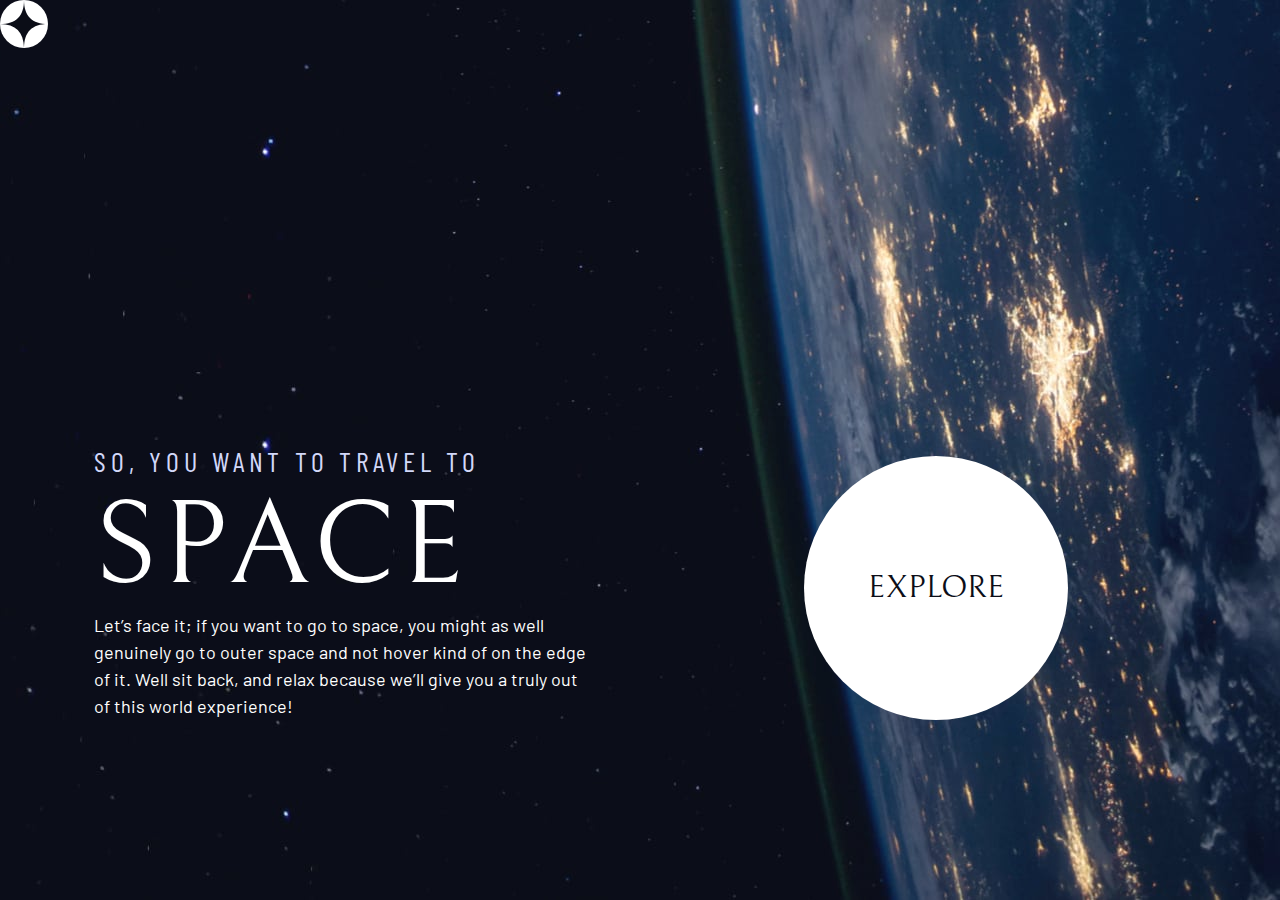
<file: index.html>
<!DOCTYPE html>
<html lang="en">
  <head>
    <meta charset="UTF-8" />
    <meta name="viewport" content="width=device-width, initial-scale=1.0" />

    <link rel="icon" type="image/png" sizes="32x32" href="./assets/favicon-32x32.png" />
    <link rel="stylesheet" href="./index.css" />

    <title>Frontend Mentor | Space tourism website</title>
  </head>
  <body class="home">
    <header class="primary-header flex">
      <div>
        <img src="./assets/shared/logo.svg" alt="space tourism logo" class="logo" />
      </div>
      <!-- <nav>
        <ul class="primary-navigation underline-indicators flex">
          <li>
            <a href="index.html" class="ff-sans-cond uppercase text-white letter-spacing-2"
              ><span>00</span>Home</a
            >
          </li>
          <li>
            <a href="destination.html" class="ff-sans-cond uppercase text-white letter-spacing-2"
              ><span>01</span>Destination</a
            >
          </li>
          <li>
            <a href="crew.html" class="ff-sans-cond uppercase text-white letter-spacing-2"
              ><span>02</span>Crew</a
            >
          </li>
          <li>
            <a href="technology.html" class="ff-sans-cond uppercase text-white letter-spacing-2"
              ><span>03</span>Technology</a
            >
          </li>
        </ul>
      </nav> -->
    </header>

    <div class="grid-container grid-container--home">
      <div>
        <h1 class="ff-sans-cond fs-500 text-accent uppercase letter-spacing-1">
          So, you want to travel to
          <span class="fs-900 ff-serif text-white d-block">Space</span>
        </h1>
        <p>
          Let’s face it; if you want to go to space, you might as well genuinely go to outer space
          and not hover kind of on the edge of it. Well sit back, and relax because we’ll give you a
          truly out of this world experience!
        </p>
      </div>
      <div>
        <a href="#" class="large-button uppercase ff-serif text-dark bg-white">Explore</a>
      </div>
    </div>
  </body>
</html>
</file>
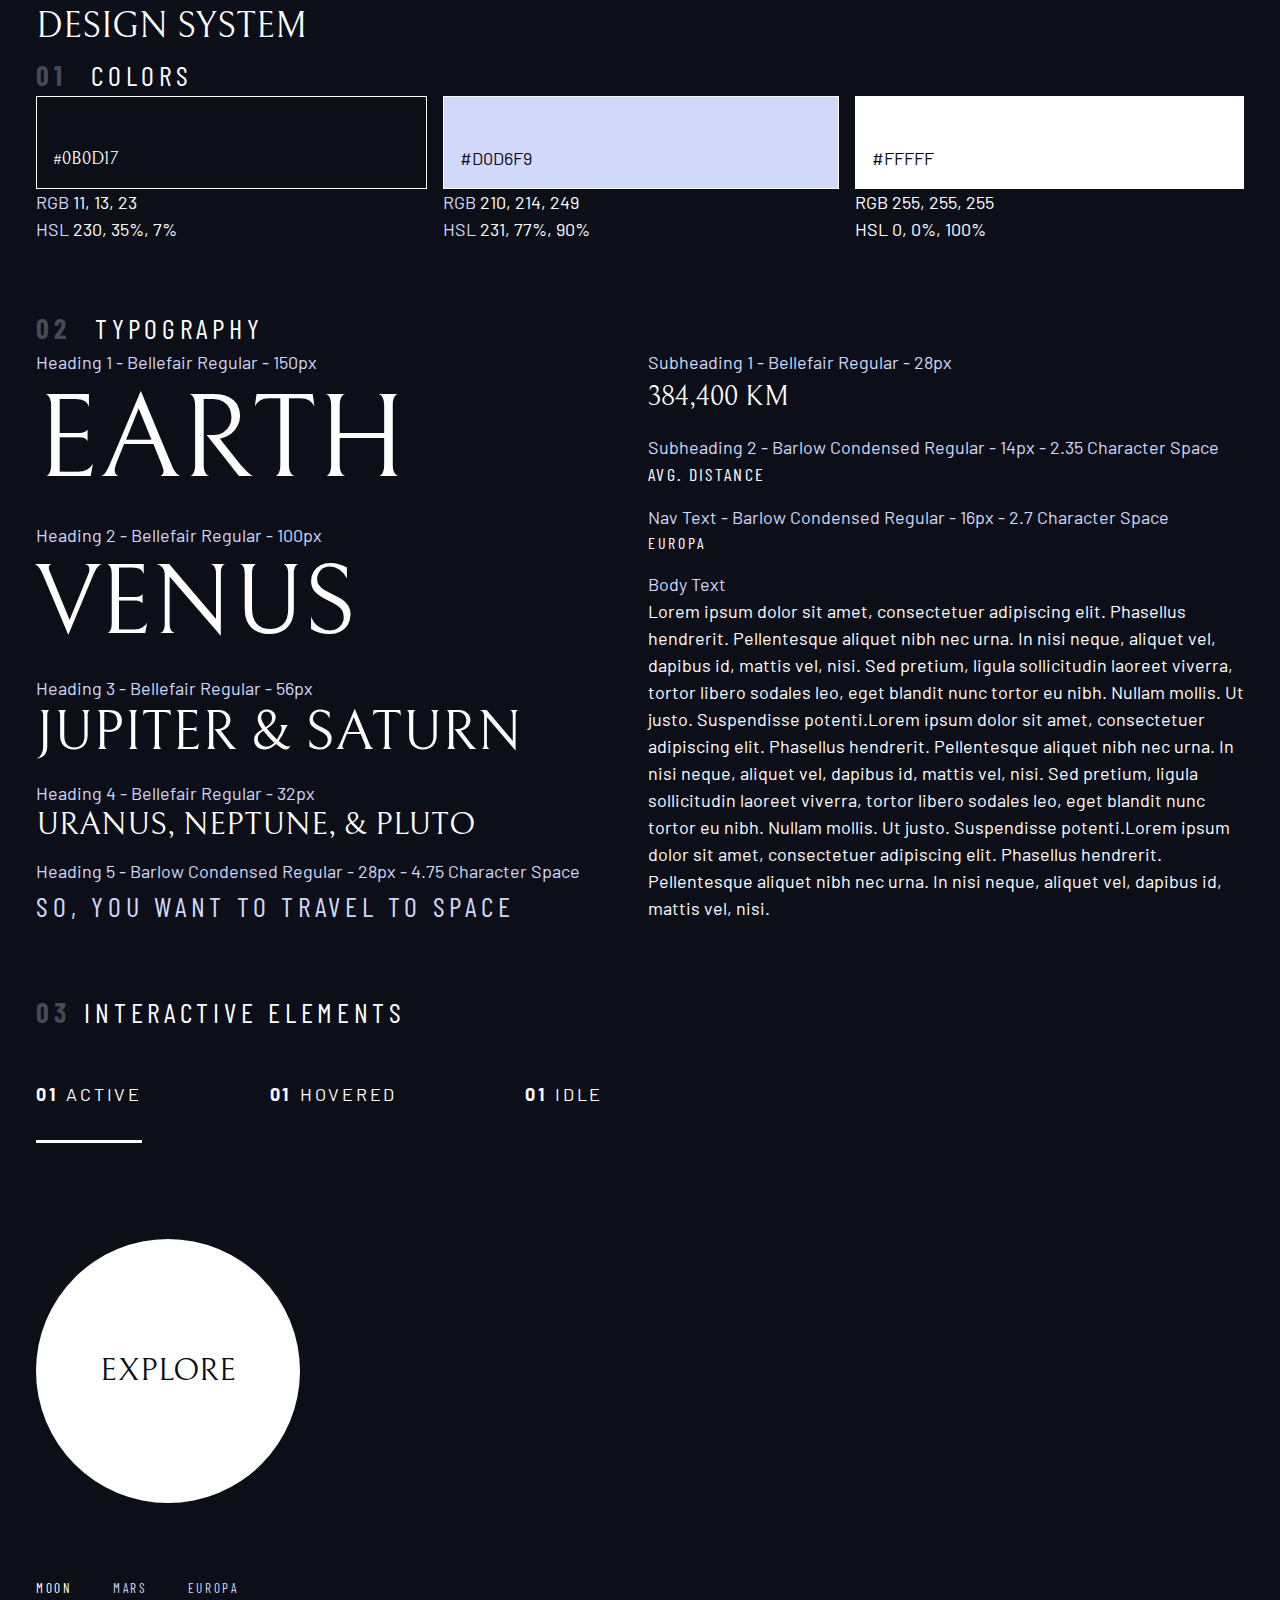
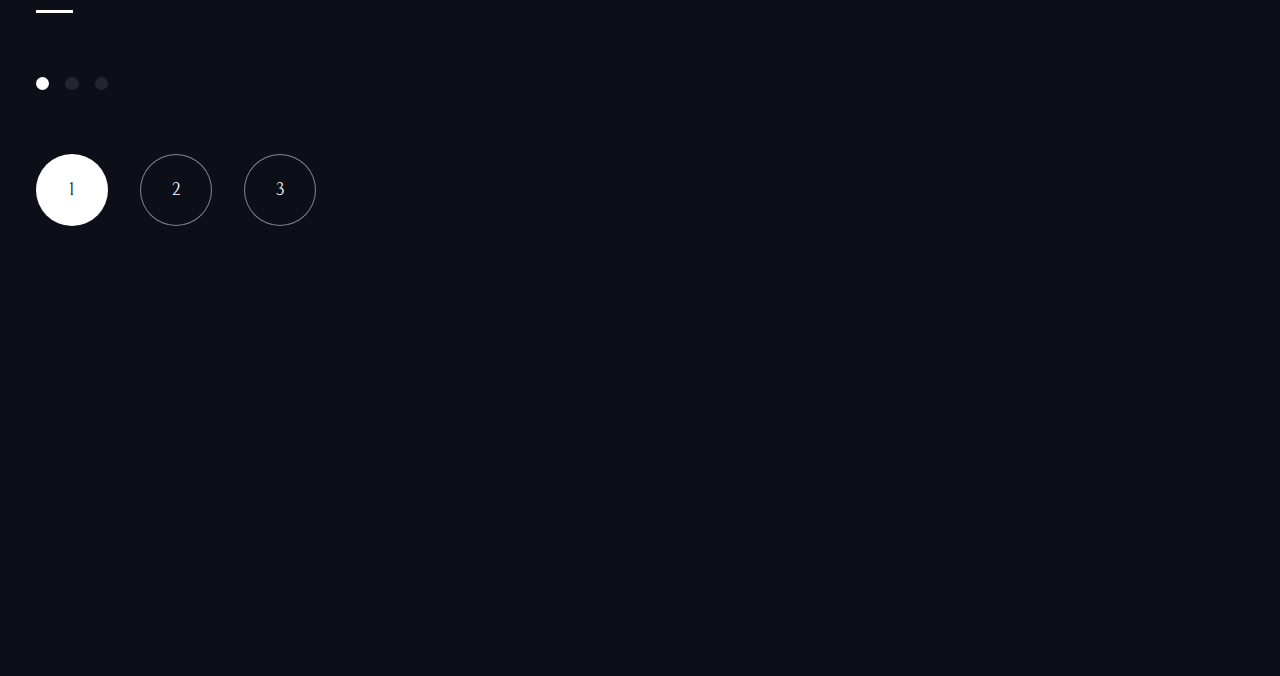
<file: design-system.html>
<!DOCTYPE html>
<html lang="en">
  <head>
    <meta charset="UTF-8" />
    <title>Design System</title>
    <link rel="stylesheet" href="./index.css" />
  </head>
  <body class="bg-dark text-white">
    <div class="container">
      <h1 class="ff-serif uppercase">Design System</h1>

      <section id="colors">
        <h2 class="numbered-title">
          <span>01</span>
          colors
        </h2>

        <div class="flex">
          <div style="flex-grow: 1">
            <div
              class="bg-dark text-white ff-serif uppercase"
              style="padding: 3rem 1rem 1rem 1rem; border: 1px solid white"
            >
              #0B0D17
            </div>
            <p><span class="text-accent">RGB</span> 11, 13, 23</p>
            <p><span class="text-accent">HSL</span> 230, 35%, 7%</p>
          </div>

          <div style="flex-grow: 1">
            <div
              class="bg-accent text-dark"
              style="padding: 3rem 1rem 1rem 1rem; border: 1px solid white"
            >
              #D0D6F9
            </div>
            <p><span class="text-accent">RGB</span> 210, 214, 249</p>
            <p><span class="text-accent">HSL</span> 231, 77%, 90%</p>
          </div>

          <div style="flex-grow: 1">
            <div
              class="bg-white text-dark"
              style="padding: 3rem 1rem 1rem 1rem; border: 1px solid white"
            >
              #FFFFF
            </div>
            <p>RGB 255, 255, 255</p>
            <p>HSL 0, 0%, 100%</p>
          </div>
        </div>
      </section>

      <section id="typography" style="margin: 4rem 0">
        <h2 class="numbered-title"><span>02 </span>Typography</h2>
        <div class="flex">
          <div class="flow" style="flex-basis: 100%">
            <div>
              <p class="text-accent">Heading 1 - Bellefair Regular - 150px</p>
              <p class="fs-900 ff-serif uppercase">Earth</p>
            </div>
            <div>
              <p class="text-accent">Heading 2 - Bellefair Regular - 100px</p>
              <p class="fs-800 ff-serif uppercase">Venus</p>
            </div>
            <div>
              <p class="text-accent">Heading 3 - Bellefair Regular - 56px</p>
              <p class="fs-700 ff-serif uppercase">Jupiter & Saturn</p>
            </div>
            <div>
              <p class="text-accent">Heading 4 - Bellefair Regular - 32px</p>
              <p class="fs-600 ff-serif uppercase">Uranus, Neptune, & Pluto</p>
            </div>
            <div>
              <p class="text-accent">
                Heading 5 - Barlow Condensed Regular - 28px - 4.75 Character Space
              </p>
              <p class="text-accent fs-500 ff-sans-cond uppercase letter-spacing-1">
                So, you want to travel to space
              </p>
            </div>
          </div>

          <div class="flow" style="flex-basis: 100%">
            <div>
              <p class="text-accent">Subheading 1 - Bellefair Regular - 28px</p>
              <p class="fs-500 ff-serif uppercase">384,400 km</p>
            </div>
            <div>
              <p class="text-accent">
                Subheading 2 - Barlow Condensed Regular - 14px - 2.35 Character Space
              </p>
              <p class="fs-400 ff-sans-cond uppercase letter-spacing-3">Avg. Distance</p>
            </div>
            <div>
              <p class="text-accent">
                Nav Text - Barlow Condensed Regular - 16px - 2.7 Character Space
              </p>
              <p class="fs-300 ff-sans-cond uppercase letter-spacing-2">Europa</p>
            </div>
            <div>
              <p class="text-accent">Body Text</p>
              <p class="fs-400">
                Lorem ipsum dolor sit amet, consectetuer adipiscing elit. Phasellus hendrerit.
                Pellentesque aliquet nibh nec urna. In nisi neque, aliquet vel, dapibus id, mattis
                vel, nisi. Sed pretium, ligula sollicitudin laoreet viverra, tortor libero sodales
                leo, eget blandit nunc tortor eu nibh. Nullam mollis. Ut justo. Suspendisse
                potenti.Lorem ipsum dolor sit amet, consectetuer adipiscing elit. Phasellus
                hendrerit. Pellentesque aliquet nibh nec urna. In nisi neque, aliquet vel, dapibus
                id, mattis vel, nisi. Sed pretium, ligula sollicitudin laoreet viverra, tortor
                libero sodales leo, eget blandit nunc tortor eu nibh. Nullam mollis. Ut justo.
                Suspendisse potenti.Lorem ipsum dolor sit amet, consectetuer adipiscing elit.
                Phasellus hendrerit. Pellentesque aliquet nibh nec urna. In nisi neque, aliquet vel,
                dapibus id, mattis vel, nisi.
              </p>
            </div>
          </div>
        </div>
      </section>

      <section class="flow" id="interactive-elements">
        <h2 class="numbered-title"><span>03</span>Interactive Elements</h2>

        <!-- navigation -->
        <div>
          <nav>
            <ul class="primary-navigation underline-indicators flex">
              <li class="active">
                <a class="uppercase text-white letter-spacing-2" href="#"><span>01</span>Active</a>
              </li>
              <li>
                <a class="uppercase text-white letter-spacing-2" href="#"><span>01</span>Hovered</a>
              </li>
              <li>
                <a class="uppercase text-white letter-spacing-2" href="#"><span>01</span>Idle</a>
              </li>
            </ul>
          </nav>
        </div>

        <div class="flex">
          <div style="margin-top: 5rem">
            <!-- explore button -->
            <a href="#" class="large-button uppercase text-dark bg-white ff-serif fs-600"
              >Explore</a
            >
          </div>
        </div>
        <div class="flow" style="margin-bottom: 50vh; --flow-space: 4rem">
          <!-- Tabs -->
          <div class="tab-list underline-indicators flex">
            <button
              aria-selected="true"
              class="uppercase ff-sans-cond text-accent letter-spacing-2 bg-dark"
            >
              Moon
            </button>
            <button
              aria-selected="false"
              class="uppercase ff-sans-cond text-accent letter-spacing-2 bg-dark"
            >
              Mars
            </button>
            <button
              aria-selected="false"
              class="uppercase ff-sans-cond text-accent letter-spacing-2 bg-dark"
            >
              Europa
            </button>
          </div>

          <!-- Dots -->
          <div class="dot-indicators flex">
            <button aria-selected="true"><span class="sr-only">Slide Title</span></button>
            <button aria-selected="false"><span class="sr-only">Slide Title</span></button>
            <button aria-selected="false"><span class="sr-only">Slide Title</span></button>
          </div>

          <!-- Numbers -->
          <div class="number-indicators flex" style="--gap: 2rem">
            <button class="ff-serif bg-dark text-white fs-400" aria-selected="true">1</button>
            <button class="ff-serif bg-dark text-white fs-400" aria-selected="false">2</button>
            <button class="ff-serif bg-dark text-white fs-400" aria-selected="false">3</button>
          </div>
        </div>
      </section>
    </div>
  </body>
</html>
</file>
<file: index.css>
/* Barlow Font Family */
@font-face {
  font-family: 'Barlow';
  src: url('./fonts/barlow/Barlow-ExtraLight.ttf');
  font-weight: 200;
}

@font-face {
  font-family: 'Barlow';
  src: url('./fonts/barlow/Barlow-Light.ttf');
  font-weight: 300;
}

@font-face {
  font-family: 'Barlow';
  src: url('./fonts/barlow/Barlow-Regular.ttf');
  font-weight: 400;
}

@font-face {
  font-family: 'Barlow';
  src: url('./fonts/barlow/Barlow-Medium.ttf');
  font-weight: 500;
}

@font-face {
  font-family: 'Barlow';
  src: url('./fonts/barlow/Barlow-SemiBold.ttf');
  font-weight: 600;
}

@font-face {
  font-family: 'Barlow';
  src: url('./fonts/barlow/Barlow-Bold.ttf');
  font-weight: 700;
}

/* Barlow Condensed Font Family */
@font-face {
  font-family: 'Barlow Condensed';
  src: url('./fonts/barlow_condensed/BarlowCondensed-ExtraLight.ttf');
  font-weight: 200;
}

@font-face {
  font-family: 'Barlow Condensed';
  src: url('./fonts/barlow_condensed/BarlowCondensed-Light.ttf');
  font-weight: 300;
}

@font-face {
  font-family: 'Barlow Condensed';
  src: url('./fonts/barlow_condensed/BarlowCondensed-Regular.ttf');
  font-weight: 400;
}

@font-face {
  font-family: 'Barlow Condensed';
  src: url('./fonts/barlow_condensed/BarlowCondensed-Medium.ttf');
  font-weight: 500;
}

@font-face {
  font-family: 'Barlow Condensed';
  src: url('./fonts/barlow_condensed/BarlowCondensed-SemiBold.ttf');
  font-weight: 600;
}

@font-face {
  font-family: 'Barlow Condensed';
  src: url('./fonts/barlow_condensed/BarlowCondensed-Bold.ttf');
  font-weight: 700;
}

/* Bellefair Font Family */
@font-face {
  font-family: 'Bellefair';
  src: url('./fonts/bellefair/Bellefair-Regular.ttf');
}

/* -------------------------------- */
/* Custom Properties */
/* -------------------------------- */

:root {
  --clr-dark: 230 35% 7%;
  --clr-light: 231 77% 90%;
  --clr-white: 0 0% 100%;

  /* font-sizes */
  --fs-900: clamp(5rem, 8vw + 1rem, 9.375rem);
  --fs-800: 3.5rem;
  --fs-700: 1.5rem;
  --fs-600: 1rem;
  --fs-500: 1.75rem;
  --fs-400: 0.9375rem;
  --fs-300: 1rem;
  --fs-200: 0.875rem;

  /* font-families */
  --ff-serif: 'Bellefair', serif;
  --ff-sans-cond: 'Barlow Condensed', sans-serif;
  --ff-sans-normal: 'Barlow', sans-serif;
}

@media (min-width: 35em) {
  :root {
    --fs-800: 5rem;
    --fs-700: 2.5rem;
    --fs-600: 1.5rem;
    --fs-400: 1rem;
  }
}

@media (min-width: 45em) {
  :root {
    --fs-800: 6.25rem;
    --fs-700: 3.5rem;
    --fs-600: 2rem;
    --fs-400: 1.125rem;
  }
}

/* -------------------------------- */
/* Reset */
/* -------------------------------- */

*,
*::before,
*::after {
  box-sizing: border-box;
}

/* Reset margins */
body,
h1,
h2,
h3,
h4,
h5,
p,
figure,
picture {
  margin: 0;
}

h1,
h2,
h3,
h4,
h5,
h6,
p {
  font-weight: 400;
}

/* Setup the body */
body {
  font-family: var(--ff-sans-normal);
  font-size: var(--fs-400);
  background-color: hsl(var(--clr-dark));
  color: hsl(var(--clr-white));
  line-height: 1.5;
  min-height: 100vh;

  display: grid;
  grid-template-rows: min-content 1fr;
}

/* make images easier to work with */
img,
picture {
  max-width: 100%;
  display: block;
}

/* make forms easier to work with */
input,
button,
textarea,
select {
  font-family: inherit;
}

/* remove animations for people who've turned them off */
@media (prefers-reduced-motion: reduce) {
  *,
  *::before,
  *::after {
    animation-duration: 0.01ms !important;
    animation-iteration-count: 1 !important;
    transition-duration: 0.01ms !important;
    scroll-behavior: auto !important;
  }
}

/* -------------------------------- */
/* Utility Classes */
/* -------------------------------- */
.flex {
  display: flex;
  gap: var(--gap, 1rem);
}

.grid {
  display: grid;
  gap: var(--gap, 1rem);
}

.d-block {
  display: block;
}

/* parent > * + * === parent > *:not(:first-child) */
.flow > *:where(:not(:first-child)) {
  margin-top: var(--flow-space, 1rem);
  /* outline: 1px solid red; */
}

.container {
  padding-inline: 2em;
  max-width: 80rem;
  margin-inline: auto;
}

.grid-container {
  display: grid;

  text-align: center;
  place-items: center;
  padding-inline: 1rem;

  /* repeat(n, ts) --> n = number of repetitions, ts = track size */
  /* repeat takes two arguments, the first one is the number of arguments and the second one in the track size */
  /* grid-template-columns: minmax(2rem, 1fr) minmax(0, 40rem) minmax(0, 40rem) minmax(2rem, 1fr); */
}

.grid-container * {
  max-width: 50ch;
}

@media (min-width: 45rem) {
  .grid-container {
    text-align: left;
    column-gap: var(--column-gap, 2rem);
    grid-template-columns: minmax(1rem, 1fr) repeat(2, minmax(0, 40rem)) minmax(1rem, 1fr);
  }

  .grid-container > *:first-child {
    grid-column: 2;
  }

  .grid-container > *:last-child {
    grid-column: 3;
  }

  .grid-container--home {
    padding-bottom: max(6rem, 20vh);
    align-items: end;
  }
}

/* Hide a component from the DOM, but doesn't remove it completely */
.sr-only {
  position: absolute;
  width: 1px;
  height: 1px;
  padding: 0;
  margin: -1px;
  overflow: hidden;
  clip: rect(0, 0, 0, 0);
  white-space: nowrap;
  border: 0;
}

/* background colors */
.bg-dark {
  background-color: hsl(var(--clr-dark));
}

.bg-accent {
  background-color: hsl(var(--clr-light));
}

.bg-white {
  background-color: hsl(var(--clr-white));
}

/* text colors */
.text-dark {
  color: hsl(var(--clr-dark));
}

.text-accent {
  color: hsl(var(--clr-light));
}

.text-white {
  color: hsl(var(--clr-white));
}

/* typography */
.ff-serif {
  font-family: var(--ff-serif);
}

.ff-sans-cond {
  font-family: var(--ff-sans-cond);
}

.ff-sans-normal {
  font-family: var(--ff-sans-normal);
}

.letter-spacing-1 {
  letter-spacing: 4.75px;
}

.letter-spacing-2 {
  letter-spacing: 2.7px;
}

.letter-spacing-3 {
  letter-spacing: 2.35px;
}

.fs-900 {
  font-size: var(--fs-900);
}

.fs-800 {
  font-size: var(--fs-800);
}

.fs-700 {
  font-size: var(--fs-700);
}

.fs-600 {
  font-size: var(--fs-600);
}

.fs-500 {
  font-size: var(--fs-500);
}

.fs-400 {
  font-size: var(--fs-400);
}

.fs-300 {
  font-size: var(--fs-300);
}

.fs-200 {
  font-size: var(--fs-200);
}

.uppercase {
  text-transform: uppercase;
}

.fs-900,
.fs-800,
.fs-700,
.fs-600 {
  line-height: 1.1;
}

.numbered-title {
  font-family: var(--ff-sans-cond);
  font-size: var(--fs-500);
  text-transform: uppercase;
  letter-spacing: 4.72px;
}

.numbered-title span {
  margin-right: 0.5em;
  font-weight: 700;
  color: hsl(var(--clr-white) / 0.25);
}

/* -------------------------------- */
/* Components */
/* -------------------------------- */

.large-button {
  font-size: 2rem;
  position: relative;
  display: inline-grid;
  z-index: 1;
  place-items: center;
  padding: 0 2em;
  border-radius: 50%;
  aspect-ratio: 1;
  text-decoration: none;
}

.large-button::after {
  content: '';
  position: absolute;
  width: 100%;
  z-index: -1;
  height: 100%;

  background-color: hsl(var(--clr-white) / 0.15);
  border-radius: 50%;
  opacity: 0;
  transition: opacity 500ms linear, transform 750ms ease-in-out;
}

.large-button:hover::after,
.large-button:focus::after {
  opacity: 1;
  transform: scale(1.5);
}

.primary-navigation {
  --gap: 8rem;
  --underline-gap: 2rem;
  list-style: none;
  padding: 0;
  margin: 0;
}

.primary-navigation a {
  text-decoration: none;
}

.primary-navigation a > span {
  font-weight: 700;
  margin-right: 0.5em;
}

.underline-indicators > * {
  cursor: pointer;
  padding: var(--underline-gap, 1em) 0;

  border: 0;
  border-bottom: 0.2rem solid hsl(var(--clr-white) / 0);
}

.underline-indicators > *:hover,
.underline-indicators > *:focus {
  border-color: hsl(var(--clr-white) / 0.5);
}

.underline-indicators > .active,
.underline-indicators > [aria-selected='true'] {
  color: hsl(var(--clr-white) / 1);
  border-color: hsl(var(--clr-white) / 1);
}

.tab-list {
  --gap: 2.5rem;
}

.dot-indicators > * {
  cursor: pointer;
  border: 0;
  border-radius: 50%;
  aspect-ratio: 1;
  padding: 0.5em;
  background-color: hsl(var(--clr-white) / 0.1);
}

.dot-indicators > *:hover,
.dot-indicators > *:focus {
  background-color: hsl(var(--clr-white) / 0.5);
}

.dot-indicators > [aria-selected='true'] {
  background-color: hsl(var(--clr-white) / 1);
}

.number-indicators > * {
  cursor: pointer;
  width: 4em;
  aspect-ratio: 1;
  border: 0.0065em solid hsl(var(--clr-white) / 0.5);
  border-radius: 50%;
}

.number-indicators > *:hover,
.number-indicators > *:focus {
  border-color: hsl(var(--clr-white) / 1);
}

.number-indicators > [aria-selected='true'] {
  color: hsl(var(--clr-dark) / 1);
  background-color: hsl(var(--clr-white) / 1);
}

/* ------------------------ */
/* Page Specific Background */
/* ------------------------ */
body {
  background-size: cover;
  background-position: bottom center;
}

.home {
  background-image: url('./assets/home/background-home-mobile.jpg');
}

@media (min-width: 35em) {
  .home {
    background-position: center center;
    background-image: url('./assets/home/background-home-tablet.jpg');
  }
}

@media (min-width: 45em) {
  .home {
    background-image: url('./assets/home/background-home-desktop.jpg');
  }
}
</file>
